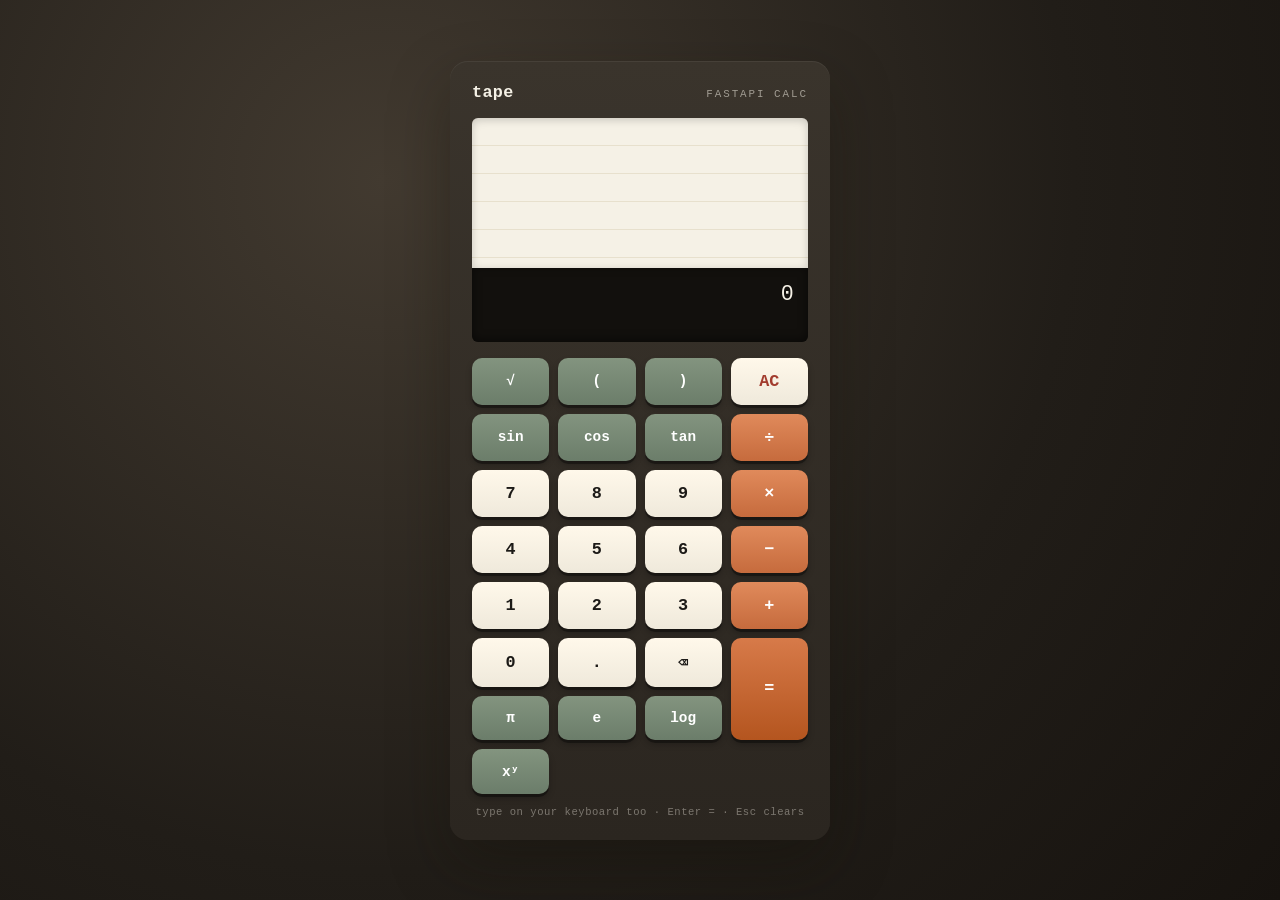
<file: Day 4/static/index.html>
<!DOCTYPE html>
<html lang="en">
<head>
<meta charset="UTF-8">
<meta name="viewport" content="width=device-width, initial-scale=1.0">
<title>Tape — a calculator</title>
<style>
  /* ---------- design tokens ---------- */
  :root {
    --ink:        #1c1a17;   /* near-black warm ink        */
    --paper:      #f5f1e6;   /* tape paper                 */
    --paper-line: #e7e0cd;   /* faint ruling on the tape   */
    --machine:    #2b2620;   /* calculator body            */
    --machine-hi: #3a342c;   /* raised key face            */
    --key:        #efe9db;   /* light key                  */
    --key-op:     #c66b3d;   /* operator key — burnt amber */
    --key-fn:     #6b7d6a;   /* function key — muted sage  */
    --accent:     #c66b3d;
    --danger:     #a23c2e;
    --shadow:     rgba(20,16,10,0.35);
  }

  * { box-sizing: border-box; margin: 0; padding: 0; }

  body {
    min-height: 100vh;
    display: flex;
    align-items: center;
    justify-content: center;
    padding: 2rem 1rem;
    background:
      radial-gradient(circle at 30% 20%, #423a30 0%, #211d18 60%, #17130f 100%);
    font-family: "Courier New", Courier, monospace;
    color: var(--ink);
  }

  .machine {
    width: 100%;
    max-width: 380px;
    background: linear-gradient(180deg, var(--machine-hi), var(--machine));
    border-radius: 18px;
    padding: 22px;
    box-shadow:
      0 24px 60px var(--shadow),
      inset 0 1px 0 rgba(255,255,255,0.06);
  }

  .brand {
    display: flex;
    align-items: baseline;
    justify-content: space-between;
    color: var(--paper);
    margin-bottom: 16px;
    letter-spacing: 0.02em;
  }
  .brand h1 {
    font-size: 1.05rem;
    font-weight: 700;
    text-transform: lowercase;
  }
  .brand span {
    font-size: 0.68rem;
    opacity: 0.55;
    letter-spacing: 0.18em;
    text-transform: uppercase;
  }

  /* ---------- paper tape ---------- */
  .tape {
    background: var(--paper);
    background-image: repeating-linear-gradient(
      var(--paper) 0 27px, var(--paper-line) 27px 28px);
    border-radius: 6px 6px 0 0;
    height: 150px;
    overflow-y: auto;
    padding: 8px 12px;
    box-shadow: inset 0 2px 8px rgba(0,0,0,0.18);
    display: flex;
    flex-direction: column;
    justify-content: flex-end;
  }
  .tape-row {
    display: flex;
    justify-content: space-between;
    gap: 10px;
    line-height: 28px;
    font-size: 0.82rem;
    white-space: nowrap;
  }
  .tape-row .expr { color: #6a625020; color: #6f6552; overflow: hidden; text-overflow: ellipsis; }
  .tape-row .val  { color: var(--ink); font-weight: 700; }
  .tape-row.err .val { color: var(--danger); }

  /* ---------- current display ---------- */
  .display {
    background: #12100d;
    color: var(--paper);
    border-radius: 0 0 6px 6px;
    padding: 14px 14px 16px;
    text-align: right;
    min-height: 62px;
    display: flex;
    flex-direction: column;
    justify-content: center;
    gap: 4px;
    box-shadow: inset 0 -2px 10px rgba(0,0,0,0.5);
  }
  .display .entry {
    font-size: 1.35rem;
    min-height: 1.5rem;
    word-break: break-all;
    letter-spacing: 0.01em;
  }
  .display .preview {
    font-size: 0.8rem;
    color: var(--accent);
    min-height: 1rem;
    opacity: 0.85;
  }

  /* ---------- keypad ---------- */
  .keys {
    margin-top: 16px;
    display: grid;
    grid-template-columns: repeat(4, 1fr);
    gap: 9px;
  }
  button.key {
    appearance: none;
    border: none;
    border-radius: 10px;
    padding: 14px 0;
    font-family: inherit;
    font-size: 1.05rem;
    font-weight: 700;
    color: var(--ink);
    background: linear-gradient(180deg, #fff8ea, var(--key));
    cursor: pointer;
    box-shadow: 0 3px 0 rgba(0,0,0,0.35), 0 4px 6px rgba(0,0,0,0.25);
    transition: transform 0.04s ease, box-shadow 0.04s ease;
    user-select: none;
  }
  button.key:active {
    transform: translateY(3px);
    box-shadow: 0 0 0 rgba(0,0,0,0.35);
  }
  button.key.op  { background: linear-gradient(180deg,#e08a5b,var(--key-op)); color:#fff; }
  button.key.fn  { background: linear-gradient(180deg,#83947f,var(--key-fn)); color:#fff; font-size:0.9rem; }
  button.key.eq  { background: linear-gradient(180deg,#d77a49,#b4551f); color:#fff; grid-row: span 2; }
  button.key.wide { grid-column: span 2; }
  button.key.clear { color: var(--danger); }

  .hint {
    margin-top: 12px;
    text-align: center;
    color: rgba(245,241,230,0.4);
    font-size: 0.66rem;
    letter-spacing: 0.05em;
  }
</style>
</head>
<body>
  <main class="machine">
    <div class="brand">
      <h1>tape</h1>
      <span>fastapi calc</span>
    </div>

    <div class="tape" id="tape"><!-- history rows injected here --></div>

    <div class="display">
      <div class="entry" id="entry">0</div>
      <div class="preview" id="preview"></div>
    </div>

    <div class="keys" id="keys">
      <button class="key fn" data-ins="sqrt(">√</button>
      <button class="key fn" data-ins="(">(</button>
      <button class="key fn" data-ins=")">)</button>
      <button class="key clear" data-action="clear">AC</button>

      <button class="key fn" data-ins="sin(">sin</button>
      <button class="key fn" data-ins="cos(">cos</button>
      <button class="key fn" data-ins="tan(">tan</button>
      <button class="key op" data-ins="/">÷</button>

      <button class="key" data-ins="7">7</button>
      <button class="key" data-ins="8">8</button>
      <button class="key" data-ins="9">9</button>
      <button class="key op" data-ins="*">×</button>

      <button class="key" data-ins="4">4</button>
      <button class="key" data-ins="5">5</button>
      <button class="key" data-ins="6">6</button>
      <button class="key op" data-ins="-">−</button>

      <button class="key" data-ins="1">1</button>
      <button class="key" data-ins="2">2</button>
      <button class="key" data-ins="3">3</button>
      <button class="key op" data-ins="+">+</button>

      <button class="key" data-ins="0">0</button>
      <button class="key" data-ins=".">.</button>
      <button class="key" data-action="back">⌫</button>
      <button class="key eq" data-action="equals">=</button>

      <button class="key fn" data-ins="pi">π</button>
      <button class="key fn" data-ins="e">e</button>
      <button class="key fn" data-ins="log(">log</button>
      <button class="key fn" data-ins="**">xʸ</button>
    </div>

    <p class="hint">type on your keyboard too · Enter = · Esc clears</p>
  </main>

<script>
  const entryEl   = document.getElementById('entry');
  const previewEl = document.getElementById('preview');
  const tapeEl    = document.getElementById('tape');

  let expr = "";

  function render() {
    entryEl.textContent = expr || "0";
    livePreview();
  }

  // Ask the API for a live preview of the current expression (debounced).
  let previewTimer = null;
  function livePreview() {
    clearTimeout(previewTimer);
    if (!expr.trim()) { previewEl.textContent = ""; return; }
    previewTimer = setTimeout(async () => {
      try {
        const r = await fetch('/calculate?expression=' + encodeURIComponent(expr));
        if (!r.ok) { previewEl.textContent = ""; return; }
        const data = await r.json();
        previewEl.textContent = "= " + format(data.result);
      } catch { previewEl.textContent = ""; }
    }, 180);
  }

  function format(n) {
    if (typeof n !== 'number') return n;
    if (Number.isInteger(n)) return n.toString();
    return parseFloat(n.toFixed(10)).toString();  // trim float noise
  }

  function addTape(expression, value, isError) {
    const row = document.createElement('div');
    row.className = 'tape-row' + (isError ? ' err' : '');
    row.innerHTML =
      '<span class="expr">' + expression + '</span>' +
      '<span class="val">' + (isError ? 'error' : format(value)) + '</span>';
    tapeEl.appendChild(row);
    tapeEl.scrollTop = tapeEl.scrollHeight;
  }

  async function equals() {
    if (!expr.trim()) return;
    try {
      const r = await fetch('/calculate', {
        method: 'POST',
        headers: {'Content-Type': 'application/json'},
        body: JSON.stringify({ expression: expr })
      });
      const data = await r.json();
      if (!r.ok) {
        addTape(expr, null, true);
      } else {
        addTape(expr, data.result, false);
        expr = format(data.result).toString();   // chain from the result
      }
    } catch {
      addTape(expr, null, true);
    }
    render();
  }

  function press(key) {
    const ins = key.dataset.ins;
    const action = key.dataset.action;
    if (ins !== undefined) {
      if (expr === "0") expr = "";
      expr += ins;
      render();
    } else if (action === 'clear') {
      expr = ""; previewEl.textContent = ""; render();
    } else if (action === 'back') {
      expr = expr.slice(0, -1); render();
    } else if (action === 'equals') {
      equals();
    }
  }

  document.getElementById('keys').addEventListener('click', (e) => {
    const btn = e.target.closest('button.key');
    if (btn) press(btn);
  });

  // Keyboard support
  window.addEventListener('keydown', (e) => {
    if (e.key === 'Enter' || e.key === '=') { e.preventDefault(); equals(); return; }
    if (e.key === 'Escape') { expr = ""; previewEl.textContent=""; render(); return; }
    if (e.key === 'Backspace') { expr = expr.slice(0, -1); render(); return; }
    if (/^[0-9+\-*/().%]$/.test(e.key)) {
      if (expr === "0") expr = "";
      expr += e.key; render();
    }
  });

  render();
</script>
</body>
</html>
</file>
